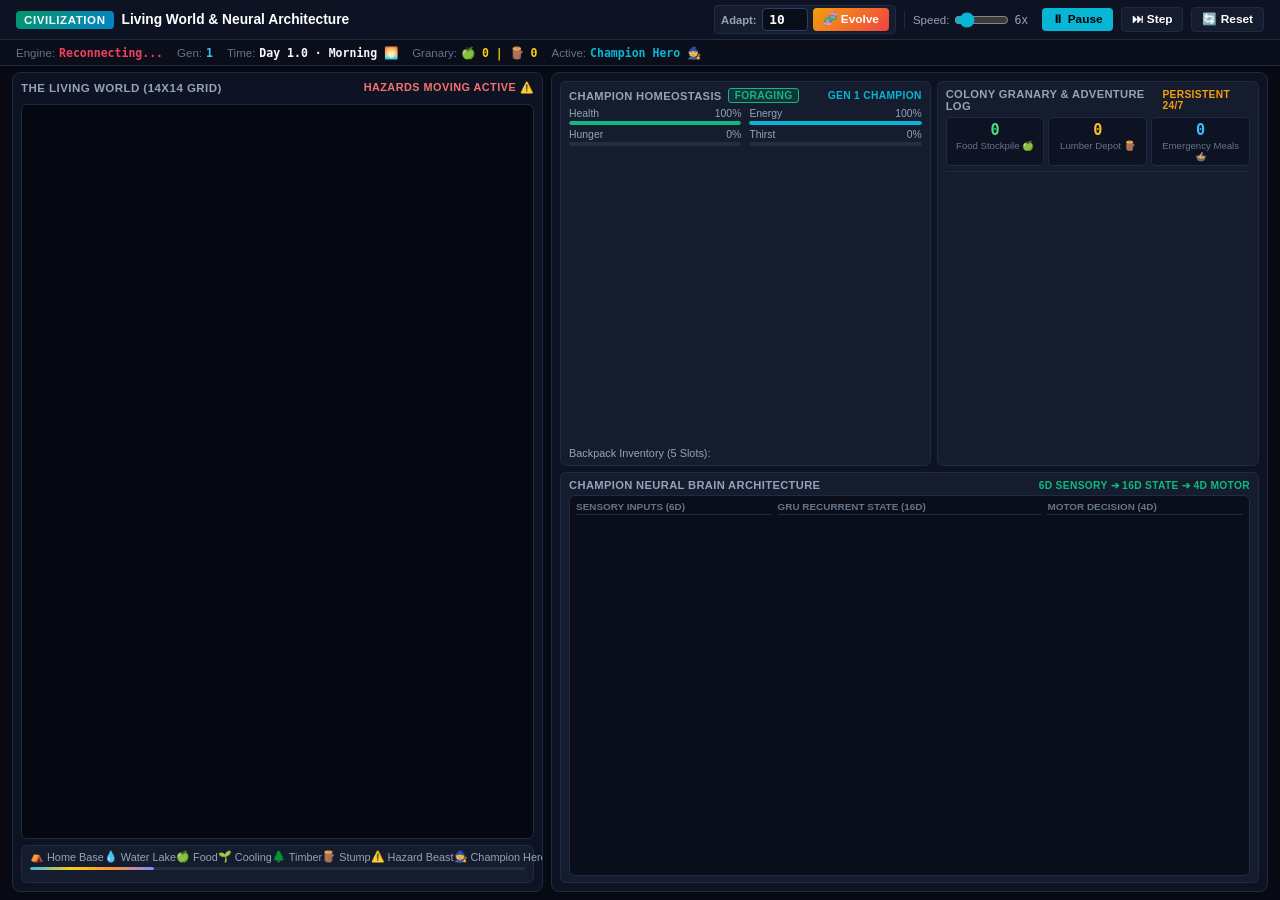
<file: static/index.html>
<!DOCTYPE html>
<html lang="en">
<head>
  <meta charset="UTF-8">
  <meta name="viewport" content="width=device-width, initial-scale=1.0, maximum-scale=1.0, user-scalable=no">
  <title>Civilization Platform · Living World & Neural Architecture</title>
  <style>
    :root {
      --bg-dark: #070a12;
      --surface-1: #0d1322;
      --surface-2: #141c2e;
      --surface-3: #1a253c;
      --surface-hover: #212f4d;
      --border-subtle: #1e2b45;
      --border-strong: #2c3e63;
      --accent-cyan: #06b6d4;
      --accent-emerald: #10b981;
      --accent-amber: #f59e0b;
      --accent-rose: #f43f5e;
      --accent-purple: #8b5cf6;
      --text-primary: #f8fafc;
      --text-secondary: #94a3b8;
      --text-muted: #64748b;
    }

    * {
      box-sizing: border-box;
      margin: 0;
      padding: 0;
      font-family: -apple-system, BlinkMacSystemFont, "Segoe UI", Roboto, sans-serif;
    }

    html, body {
      width: 100vw;
      height: 100vh;
      max-width: 100vw;
      max-height: 100vh;
      overflow: hidden; /* Strict Zero-Scroll: 100% single view */
      background-color: var(--bg-dark);
      color: var(--text-primary);
      display: flex;
      flex-direction: column;
    }

    /* Top Navigation Header (40px) */
    header {
      background: var(--surface-1);
      border-bottom: 1px solid var(--border-subtle);
      padding: 4px 16px;
      display: flex;
      align-items: center;
      justify-content: space-between;
      flex-shrink: 0;
      height: 40px;
    }

    .logo-group {
      display: flex;
      align-items: center;
      gap: 8px;
    }

    .logo-badge {
      background: linear-gradient(135deg, #059669, #0284c7);
      padding: 3px 8px;
      border-radius: 4px;
      font-weight: 700;
      font-size: 0.72rem;
      letter-spacing: 0.05em;
    }

    .title {
      font-size: 0.86rem;
      font-weight: 600;
      color: #fff;
    }

    .controls-group {
      display: flex;
      align-items: center;
      gap: 8px;
    }

    .evolution-control {
      display: flex;
      align-items: center;
      gap: 5px;
      background: var(--surface-2);
      padding: 2px 6px;
      border-radius: 4px;
      border: 1px solid var(--border-subtle);
    }

    .evolution-control input {
      background: #090e18;
      border: 1px solid var(--border-strong);
      color: #fff;
      border-radius: 4px;
      padding: 3px 6px;
      font-family: ui-monospace, SFMono-Regular, Menlo, monospace;
      font-size: 0.8rem;
      font-weight: 600;
      width: auto;
      min-width: 46px;
      max-width: 120px;
      field-sizing: content; /* Modern CSS auto-adapting input width */
      text-align: center;
      outline: none;
      transition: border-color 0.15s, box-shadow 0.15s, width 0.12s ease-out;
    }

    .evolution-control input:focus {
      border-color: var(--accent-cyan);
      box-shadow: 0 0 0 1px rgba(6, 182, 212, 0.4);
    }

    .btn {
      background: var(--surface-2);
      border: 1px solid var(--border-subtle);
      color: #fff;
      padding: 3px 10px;
      border-radius: 4px;
      cursor: pointer;
      font-size: 0.74rem;
      font-weight: 600;
      transition: all 0.12s ease-out;
      display: inline-flex;
      align-items: center;
      gap: 4px;
      line-height: 1.4;
    }

    .btn:hover {
      background: var(--surface-hover);
      border-color: var(--border-strong);
    }

    .btn:active {
      transform: scale(0.98);
    }

    .btn-primary {
      background: var(--accent-cyan);
      color: #000;
      border: none;
    }

    .btn-primary:hover {
      background: #22d3ee;
    }

    .btn-evolve {
      background: linear-gradient(135deg, #f59e0b, #ef4444);
      color: #fff;
      border: none;
    }

    .btn-evolve:hover {
      filter: brightness(1.1);
    }

    .speed-control {
      display: flex;
      align-items: center;
      gap: 5px;
      font-size: 0.72rem;
      color: var(--text-secondary);
    }

    .speed-control input[type="range"] {
      width: 55px;
      accent-color: var(--accent-cyan);
    }

    .divider-v {
      width: 1px;
      height: 16px;
      background: var(--border-subtle);
    }

    /* Status Bar (26px) */
    .status-bar {
      background: #090e1a;
      border-bottom: 1px solid var(--border-subtle);
      padding: 2px 16px;
      display: flex;
      justify-content: space-between;
      align-items: center;
      font-size: 0.72rem;
      flex-shrink: 0;
      height: 26px;
    }

    .status-tags {
      display: flex;
      gap: 14px;
      align-items: center;
    }

    .tag {
      display: flex;
      align-items: center;
      gap: 4px;
    }

    .tag-label {
      color: var(--text-muted);
    }

    .tag-val {
      font-family: ui-monospace, SFMono-Regular, Menlo, monospace;
      font-weight: 600;
    }

    .evolution-badge {
      background: rgba(245, 158, 11, 0.15);
      border: 1px solid var(--accent-amber);
      color: var(--accent-amber);
      font-size: 0.68rem;
      font-weight: 700;
      padding: 1px 6px;
      border-radius: 4px;
      animation: pulse-badge 1s infinite alternate;
    }

    @keyframes pulse-badge {
      from { opacity: 0.7; }
      to { opacity: 1; }
    }

    /* Master Layout: 100% Viewport Fit, Zero Scroll */
    .master-layout {
      display: grid;
      grid-template-columns: minmax(360px, 1fr) minmax(480px, 1.35fr);
      gap: 8px;
      padding: 6px 12px 8px 12px;
      flex: 1;
      height: calc(100vh - 66px);
      max-height: calc(100vh - 66px);
      box-sizing: border-box;
      overflow: hidden;
    }

    .panel {
      background: var(--surface-1);
      border: 1px solid var(--border-subtle);
      border-radius: 8px;
      padding: 8px;
      display: flex;
      flex-direction: column;
      overflow: hidden;
      min-height: 0;
    }

    .panel-header {
      display: flex;
      justify-content: space-between;
      align-items: center;
      font-size: 0.72rem;
      font-weight: 700;
      text-transform: uppercase;
      letter-spacing: 0.04em;
      color: var(--text-secondary);
      flex-shrink: 0;
      margin-bottom: 4px;
    }

    /* Left Column: Canvas + Bottom Ribbon */
    .canvas-panel {
      display: flex;
      flex-direction: column;
      justify-content: space-between;
      gap: 6px;
      height: 100%;
      min-height: 0;
    }

    .canvas-wrapper {
      position: relative;
      width: 100%;
      flex: 1;
      min-height: 0;
      display: flex;
      justify-content: center;
      align-items: center;
      background: #050811;
      border-radius: 6px;
      border: 1px solid var(--border-subtle);
      overflow: hidden;
    }

    #world-canvas {
      width: auto;
      height: auto;
      max-width: 100%;
      max-height: 100%;
      aspect-ratio: 1 / 1;
      image-rendering: pixelated;
    }

    /* Compact Bottom Environmental Ribbon (36px) */
    .bottom-ribbon {
      background: var(--surface-2);
      border: 1px solid var(--border-subtle);
      border-radius: 6px;
      padding: 4px 8px;
      display: flex;
      flex-direction: column;
      gap: 4px;
      flex-shrink: 0;
      height: 38px;
    }

    .legend-row {
      display: flex;
      flex-wrap: nowrap;
      justify-content: space-between;
      align-items: center;
      font-size: 0.68rem;
      color: var(--text-secondary);
    }

    .legend-item {
      display: flex;
      align-items: center;
      gap: 3px;
      white-space: nowrap;
    }

    .day-progress-bar-bg {
      height: 3px;
      background: rgba(255, 255, 255, 0.08);
      border-radius: 2px;
      overflow: hidden;
      position: relative;
    }

    .day-progress-bar-fill {
      height: 100%;
      background: linear-gradient(90deg, #38bdf8, #facc15, #fb923c, #818cf8);
      border-radius: 2px;
      transition: width 0.2s;
    }

    /* Right Column: Split 2-Row Layout */
    .sidebar-panel {
      display: flex;
      flex-direction: column;
      gap: 6px;
      height: 100%;
      min-height: 0;
      overflow: hidden;
    }

    /* Top Row of Sidebar: Champion Vitals (Left) + Colony Depot & Adventure Log (Right) */
    .sidebar-top-grid {
      display: grid;
      grid-template-columns: 1.15fr 1fr;
      gap: 6px;
      flex-shrink: 0;
      height: 48%;
      min-height: 0;
    }

    .card {
      background: var(--surface-2);
      border: 1px solid var(--border-subtle);
      border-radius: 6px;
      padding: 6px 8px;
      display: flex;
      flex-direction: column;
      gap: 5px;
      overflow: hidden;
      min-height: 0;
    }

    .card-header {
      display: flex;
      justify-content: space-between;
      align-items: center;
      font-size: 0.7rem;
      font-weight: 700;
      color: var(--text-secondary);
      text-transform: uppercase;
      letter-spacing: 0.03em;
      flex-shrink: 0;
    }

    .goal-badge {
      padding: 1px 6px;
      border-radius: 3px;
      font-size: 0.64rem;
      font-weight: 700;
      background: rgba(16, 185, 129, 0.15);
      color: var(--accent-emerald);
      border: 1px solid var(--accent-emerald);
    }

    /* Vitals Grid */
    .vitals-grid {
      display: grid;
      grid-template-columns: 1fr 1fr;
      gap: 4px 8px;
      flex-shrink: 0;
    }

    .vital-item {
      display: flex;
      flex-direction: column;
      gap: 2px;
    }

    .vital-header {
      display: flex;
      justify-content: space-between;
      font-size: 0.65rem;
      color: var(--text-secondary);
    }

    .bar-bg {
      height: 4px;
      background: rgba(255, 255, 255, 0.08);
      border-radius: 2px;
      overflow: hidden;
    }

    .bar-fill {
      height: 100%;
      border-radius: 2px;
      transition: width 0.15s;
    }

    .backpack-slots {
      display: flex;
      gap: 3px;
    }

    .backpack-slot {
      width: 20px;
      height: 20px;
      border: 1px dashed var(--border-strong);
      border-radius: 3px;
      display: flex;
      align-items: center;
      justify-content: center;
      font-size: 0.75rem;
      background: rgba(0, 0, 0, 0.25);
    }

    .backpack-slot.filled {
      border: 1px solid var(--accent-emerald);
      background: rgba(16, 185, 129, 0.15);
    }

    /* Colony Depot & Events Card */
    .stat-box {
      background: var(--surface-1);
      border: 1px solid var(--border-subtle);
      border-radius: 4px;
      padding: 3px;
    }

    .stat-box-val {
      font-family: ui-monospace, monospace;
      font-size: 0.95rem;
      font-weight: 700;
    }

    .stat-box-lbl {
      font-size: 0.6rem;
      color: var(--text-muted);
      margin-top: 1px;
    }

    .event-feed {
      flex: 1;
      min-height: 0;
      overflow-y: hidden;
      display: flex;
      flex-direction: column;
      gap: 2px;
      font-family: ui-monospace, monospace;
      font-size: 0.64rem;
      color: var(--text-secondary);
      border-top: 1px solid var(--border-subtle);
      padding-top: 3px;
    }

    /* Bottom Row of Sidebar: 3-Stage Neural Core Board */
    .neural-card {
      flex: 1;
      min-height: 0;
      display: flex;
      flex-direction: column;
      gap: 4px;
      background: var(--surface-2);
      border: 1px solid var(--border-subtle);
      border-radius: 6px;
      padding: 6px 8px;
      overflow: hidden;
    }

    .neural-board {
      flex: 1;
      min-height: 0;
      display: grid;
      grid-template-columns: 1fr 1.35fr 1fr;
      gap: 6px;
      background: #090e1a;
      border: 1px solid var(--border-subtle);
      border-radius: 6px;
      padding: 5px 6px;
      overflow: hidden;
    }

    .neural-col {
      display: flex;
      flex-direction: column;
      gap: 3px;
      overflow: hidden;
      min-height: 0;
    }

    .col-title {
      font-size: 0.62rem;
      font-weight: 700;
      color: var(--text-muted);
      text-transform: uppercase;
      border-bottom: 1px solid var(--border-subtle);
      padding-bottom: 2px;
      margin-bottom: 1px;
      flex-shrink: 0;
    }

    /* Sensory Inputs */
    .sensor-row {
      background: var(--surface-1);
      border: 1px solid var(--border-subtle);
      border-radius: 3px;
      padding: 2px 5px;
      display: flex;
      flex-direction: column;
      gap: 2px;
    }

    .sensor-header {
      display: flex;
      justify-content: space-between;
      font-size: 0.62rem;
      color: var(--text-secondary);
      line-height: 1;
    }

    .sensor-val {
      font-family: ui-monospace, monospace;
      font-weight: 600;
      color: var(--accent-cyan);
    }

    .bipolar-bar {
      height: 3px;
      background: rgba(255, 255, 255, 0.06);
      border-radius: 2px;
      position: relative;
      overflow: hidden;
    }

    .bipolar-fill {
      position: absolute;
      top: 0;
      height: 100%;
      background: var(--accent-cyan);
      border-radius: 2px;
    }

    /* 4x4 Heatmap Matrix for 16 GRU Hidden Nodes (Zero Cutoff, strictly 4x4) */
    .hidden-matrix {
      display: grid;
      grid-template-columns: repeat(4, 1fr);
      grid-template-rows: repeat(4, 1fr);
      gap: 3px;
      flex: 1;
      min-height: 0;
      overflow: hidden;
    }

    .matrix-cell {
      min-width: 0;
      min-height: 0;
      border-radius: 3px;
      border: 1px solid var(--border-subtle);
      display: flex;
      flex-direction: column;
      align-items: center;
      justify-content: center;
      font-size: 0.55rem;
      font-family: ui-monospace, monospace;
      color: #fff;
      transition: background 0.15s;
      line-height: 1.1;
      padding: 1px;
    }

    /* Action Output Cards */
    .action-row {
      background: var(--surface-1);
      border: 1px solid var(--border-subtle);
      border-radius: 3px;
      padding: 3px 5px;
      display: flex;
      flex-direction: column;
      gap: 2px;
    }

    .action-row.chosen {
      border-color: var(--accent-emerald);
      background: rgba(16, 185, 129, 0.15);
    }

    .action-header {
      display: flex;
      justify-content: space-between;
      font-size: 0.64rem;
      font-weight: 600;
      line-height: 1;
    }

    /* Evolution Terminal Modal Popup */
    .modal-overlay {
      position: fixed;
      top: 0;
      left: 0;
      width: 100vw;
      height: 100vh;
      background: rgba(0, 0, 0, 0.8);
      backdrop-filter: blur(8px);
      z-index: 1000;
      display: flex;
      align-items: center;
      justify-content: center;
    }

    .modal-window {
      width: 720px;
      max-width: 92vw;
      height: 520px;
      max-height: 88vh;
      background: #090e1a;
      border: 1px solid var(--border-strong);
      border-radius: 10px;
      box-shadow: 0 25px 60px rgba(0, 0, 0, 0.85), 0 0 40px rgba(6, 182, 212, 0.18);
      display: flex;
      flex-direction: column;
      overflow: hidden;
      animation: modal-pop 0.2s cubic-bezier(0.16, 1, 0.3, 1);
    }

    @keyframes modal-pop {
      from { transform: scale(0.96); opacity: 0; }
      to { transform: scale(1); opacity: 1; }
    }

    .modal-header {
      background: var(--surface-1);
      border-bottom: 1px solid var(--border-subtle);
      padding: 10px 16px;
      display: flex;
      justify-content: space-between;
      align-items: center;
      flex-shrink: 0;
    }

    .modal-title-group {
      display: flex;
      align-items: center;
      gap: 10px;
    }

    .modal-dots {
      display: flex;
      gap: 6px;
    }

    .modal-dot {
      width: 10px;
      height: 10px;
      border-radius: 50%;
    }
    .dot-red { background: #ef4444; }
    .dot-yellow { background: #f59e0b; }
    .dot-green { background: #10b981; }

    .modal-badge-running {
      background: rgba(245, 158, 11, 0.15);
      border: 1px solid var(--accent-amber);
      color: var(--accent-amber);
      font-size: 0.68rem;
      font-weight: 700;
      padding: 3px 8px;
      border-radius: 4px;
      animation: pulse-badge 1s infinite alternate;
    }

    .modal-badge-complete {
      background: rgba(16, 185, 129, 0.18);
      border: 1px solid var(--accent-emerald);
      color: var(--accent-emerald);
      font-size: 0.68rem;
      font-weight: 700;
      padding: 3px 8px;
      border-radius: 4px;
    }

    .modal-metrics {
      display: grid;
      grid-template-columns: repeat(4, 1fr);
      gap: 8px;
      padding: 10px 16px;
      background: #0d1424;
      border-bottom: 1px solid var(--border-subtle);
      flex-shrink: 0;
    }

    .modal-metric-box {
      background: var(--surface-2);
      border: 1px solid var(--border-subtle);
      border-radius: 6px;
      padding: 6px 10px;
      text-align: center;
    }

    .modal-metric-val {
      font-family: ui-monospace, monospace;
      font-size: 1.05rem;
      font-weight: 700;
    }

    .modal-metric-lbl {
      font-size: 0.64rem;
      color: var(--text-muted);
      margin-top: 2px;
    }

    .modal-progress-bar-bg {
      height: 5px;
      background: rgba(255, 255, 255, 0.08);
      overflow: hidden;
      position: relative;
      flex-shrink: 0;
    }

    .modal-progress-bar-fill {
      height: 100%;
      background: linear-gradient(90deg, #f59e0b, #10b981, #06b6d4);
      width: 0%;
      transition: width 0.2s ease-out;
    }

    .modal-terminal {
      flex: 1;
      min-height: 0;
      background: #050811;
      padding: 12px 16px;
      overflow-y: auto;
      font-family: ui-monospace, SFMono-Regular, Menlo, monospace;
      font-size: 0.72rem;
      line-height: 1.6;
      color: #38bdf8;
      display: flex;
      flex-direction: column;
      gap: 2px;
    }

    .modal-terminal .term-init {
      color: #a78bfa;
      font-weight: 600;
    }

    .modal-terminal .term-step {
      color: #94a3b8;
    }

    .modal-terminal .term-step b {
      color: #4ade80;
    }

    .modal-terminal .term-complete {
      color: #facc15;
      font-weight: 700;
      margin-top: 6px;
      padding-top: 6px;
      border-top: 1px dashed var(--border-subtle);
    }

    .modal-footer {
      padding: 10px 16px;
      background: var(--surface-1);
      border-top: 1px solid var(--border-subtle);
      display: flex;
      justify-content: space-between;
      align-items: center;
      flex-shrink: 0;
    }
  </style>
</head>
<body>

  <!-- Top Navigation & Evolution Controls -->
  <header>
    <div class="logo-group">
      <span class="logo-badge">CIVILIZATION</span>
      <span class="title">Living World & Neural Architecture</span>
    </div>

    <!-- Central Evolution & Simulation Controls -->
    <div class="controls-group">
      <div class="evolution-control">
        <label for="evolve-gens-input" style="font-size: 0.7rem; color: var(--text-secondary); font-weight: 600;">Adapt:</label>
        <input type="number" id="evolve-gens-input" min="1" max="5000" value="10" placeholder="10">
        <button id="btn-evolve" class="btn btn-evolve">🧬 Evolve</button>
      </div>

      <div class="divider-v"></div>

      <div class="speed-control">
        <span>Speed:</span>
        <input type="range" id="speed-slider" min="1" max="40" value="6" step="1">
        <span id="speed-label" style="font-family: monospace; min-width: 20px;">6x</span>
      </div>

      <button id="btn-play-pause" class="btn btn-primary">⏸ Pause</button>
      <button id="btn-step" class="btn">⏭ Step</button>
      <button id="btn-reset" class="btn">🔄 Reset</button>
    </div>
  </header>

  <!-- Live Status Bar -->
  <div class="status-bar">
    <div class="status-tags">
      <div class="tag">
        <span class="tag-label">Engine:</span>
        <span id="connection-status" class="tag-val" style="color: var(--accent-emerald);">Connecting...</span>
      </div>
      <div class="tag">
        <span class="tag-label">Gen:</span>
        <span id="stat-gen" class="tag-val" style="color: #38bdf8;">1</span>
      </div>
      <div class="tag">
        <span class="tag-label">Time:</span>
        <span id="stat-time" class="tag-val">Day 1.0 · Morning 🌅</span>
      </div>
      <div class="tag">
        <span class="tag-label">Granary:</span>
        <span id="stat-granary" class="tag-val" style="color: #facc15;">🍏 0 | 🪵 0</span>
      </div>
      <div class="tag">
        <span class="tag-label">Active:</span>
        <span id="stat-inspecting" class="tag-val" style="color: var(--accent-cyan);">Champion Hero 🧙</span>
      </div>
    </div>
    <div id="evolution-indicator" class="evolution-badge" style="display: none;">
      🧬 Evolving Population...
    </div>
  </div>

  <!-- Master Zero-Scroll 2-Column Split Layout -->
  <main class="master-layout">
    
    <!-- Left: World Canvas + Bottom Ribbon -->
    <div class="panel canvas-panel">
      <div class="panel-header">
        <span>The Living World (14x14 Grid)</span>
        <span style="font-size: 0.68rem; color: #f87171;">Hazards Moving Active ⚠️</span>
      </div>

      <div class="canvas-wrapper">
        <canvas id="world-canvas" width="600" height="600"></canvas>
      </div>

      <!-- Compact Bottom Ribbon -->
      <div class="bottom-ribbon">
        <div class="legend-row">
          <div class="legend-item"><span>⛺</span> <span>Home Base</span></div>
          <div class="legend-item"><span>💧</span> <span>Water Lake</span></div>
          <div class="legend-item"><span>🍏</span> <span>Food</span></div>
          <div class="legend-item"><span>🌱</span> <span>Cooling</span></div>
          <div class="legend-item"><span>🌲</span> <span>Timber</span></div>
          <div class="legend-item"><span>🪵</span> <span>Stump</span></div>
          <div class="legend-item"><span>⚠️</span> <span>Hazard Beast</span></div>
          <div class="legend-item"><span>🧙</span> <span>Champion Hero</span></div>
        </div>
        <div class="day-progress-bar-bg">
          <div id="day-cycle-fill" class="day-progress-bar-fill" style="width: 25%;"></div>
        </div>
      </div>
    </div>

    <!-- Right: Telemetry & Operations (Single Champion Hero) -->
    <div class="panel sidebar-panel">
      
      <!-- Top Row: Champion Vitals (Left) + Colony Granary & Adventure Log (Right) -->
      <div class="sidebar-top-grid">

        <!-- Card 1: Champion Hero Homeostasis -->
        <div class="card">
          <div class="card-header">
            <div style="display:flex; align-items:center; gap:6px;">
              <span id="hero-name-label">Champion Homeostasis</span>
              <span id="hero-goal-badge" class="goal-badge">FORAGING</span>
            </div>
            <span id="lineage-tag" style="color: var(--accent-cyan); font-size: 0.64rem;">Gen 1 Champion</span>
          </div>

          <!-- Vitals Grid -->
          <div class="vitals-grid">
            <div class="vital-item">
              <div class="vital-header"><span>Health</span><span id="val-health">100%</span></div>
              <div class="bar-bg"><div id="bar-health" class="bar-fill" style="width: 100%; background: var(--accent-emerald);"></div></div>
            </div>
            <div class="vital-item">
              <div class="vital-header"><span>Energy</span><span id="val-energy">100%</span></div>
              <div class="bar-bg"><div id="bar-energy" class="bar-fill" style="width: 100%; background: var(--accent-cyan);"></div></div>
            </div>
            <div class="vital-item">
              <div class="vital-header"><span>Hunger</span><span id="val-hunger">0%</span></div>
              <div class="bar-bg"><div id="bar-hunger" class="bar-fill" style="width: 0%; background: var(--accent-amber);"></div></div>
            </div>
            <div class="vital-item">
              <div class="vital-header"><span>Thirst</span><span id="val-thirst">0%</span></div>
              <div class="bar-bg"><div id="bar-thirst" class="bar-fill" style="width: 0%; background: var(--accent-cyan);"></div></div>
            </div>
          </div>

          <!-- Backpack (5 Slots) -->
          <div style="display: flex; justify-content: space-between; align-items: center; margin-top: auto; font-size: 0.68rem;">
            <span style="color: var(--text-secondary);">Backpack Inventory (5 Slots):</span>
            <div id="backpack-slots-container" class="backpack-slots"></div>
          </div>
        </div>

        <!-- Card 2: Colony Granary & Adventure Chronology -->
        <div class="card">
          <div class="card-header">
            <span>Colony Granary & Adventure Log</span>
            <span style="color: var(--accent-amber); font-size: 0.64rem;">Persistent 24/7</span>
          </div>

          <!-- Stockpile 3-Col -->
          <div style="display: grid; grid-template-columns: repeat(3, 1fr); gap: 4px; text-align: center;">
            <div class="stat-box">
              <div class="stat-box-val" id="colony-food" style="color: #4ade80;">0</div>
              <div class="stat-box-lbl">Food Stockpile 🍏</div>
            </div>
            <div class="stat-box">
              <div class="stat-box-val" id="colony-wood" style="color: #fbbf24;">0</div>
              <div class="stat-box-lbl">Lumber Depot 🪵</div>
            </div>
            <div class="stat-box">
              <div class="stat-box-val" id="colony-rations" style="color: #38bdf8;">0</div>
              <div class="stat-box-lbl">Emergency Meals 🍲</div>
            </div>
          </div>

          <!-- Live Adventure Log -->
          <div class="event-feed" id="event-feed"></div>
        </div>

      </div>

      <!-- Bottom Row: 3-Stage Recurrent GRU Brain Architecture -->
      <div class="neural-card">
        <div class="card-header">
          <span>Champion Neural Brain Architecture</span>
          <span style="font-size: 0.64rem; color: var(--accent-emerald);">6D Sensory ➔ 16D State ➔ 4D Motor</span>
        </div>

        <div class="neural-board">
          <!-- Sensory Inputs (6D) -->
          <div class="neural-col">
            <div class="col-title">Sensory Inputs (6D)</div>
            <div id="nodes-sensor" style="display:flex; flex-direction:column; gap:2px; flex:1; justify-content:space-between;"></div>
          </div>

          <!-- GRU Hidden State 4x4 Heatmap (16D) -->
          <div class="neural-col">
            <div class="col-title">GRU Recurrent State (16D)</div>
            <div id="matrix-hidden" class="hidden-matrix"></div>
          </div>

          <!-- Motor Actions (4D) -->
          <div class="neural-col">
            <div class="col-title">Motor Decision (4D)</div>
            <div id="nodes-action" style="display:flex; flex-direction:column; gap:3px; flex:1; justify-content:space-between;"></div>
          </div>
        </div>
      </div>

    </div>

  </main>

  <!-- Live Evolution Terminal Modal -->
  <div id="evolution-modal" class="modal-overlay" style="display: none;">
    <div class="modal-window">
      <div class="modal-header">
        <div class="modal-title-group">
          <div class="modal-dots">
            <div class="modal-dot dot-red"></div>
            <div class="modal-dot dot-yellow"></div>
            <div class="modal-dot dot-green"></div>
          </div>
          <div>
            <div style="font-weight: 700; font-size: 0.82rem; color: #fff;">Evolutionary Adaptation Pipeline</div>
            <div style="font-size: 0.66rem; color: var(--text-secondary);">16 Parallel Villagers · World Simulation & Selection</div>
          </div>
        </div>
        <span id="evo-modal-badge" class="modal-badge-running">ADAPTING...</span>
      </div>

      <!-- Real-Time Metrics -->
      <div class="modal-metrics">
        <div class="modal-metric-box">
          <div class="modal-metric-val" id="evo-metric-gen" style="color: #38bdf8;">0 / 10</div>
          <div class="modal-metric-lbl">Generation Progress</div>
        </div>
        <div class="modal-metric-box">
          <div class="modal-metric-val" id="evo-metric-best" style="color: #4ade80;">0.0</div>
          <div class="modal-metric-lbl">Champion Fitness</div>
        </div>
        <div class="modal-metric-box">
          <div class="modal-metric-val" id="evo-metric-avg" style="color: #06b6d4;">0.0</div>
          <div class="modal-metric-lbl">Population Average</div>
        </div>
        <div class="modal-metric-box">
          <div class="modal-metric-val" id="evo-metric-deposits" style="color: #fbbf24;">0</div>
          <div class="modal-metric-lbl">Top Resource Harvest</div>
        </div>
      </div>

      <!-- Progress Track -->
      <div class="modal-progress-bar-bg">
        <div id="evo-modal-progress" class="modal-progress-bar-fill" style="width: 0%;"></div>
      </div>

      <!-- Live Terminal Log Screen -->
      <div class="modal-terminal" id="evo-modal-terminal"></div>

      <!-- Footer: modal stays open until user clicks button -->
      <div class="modal-footer">
        <span id="evo-modal-footer-msg" style="font-size: 0.7rem; color: var(--text-muted);">
          Simulating parallel generations... Please do not close.
        </span>
        <button id="btn-evo-modal-close" class="btn btn-primary" style="display: none; padding: 6px 14px; font-weight: 700;">
          ✓ Deploy Champion & Resume World
        </button>
      </div>
    </div>
  </div>

  <script src="/static/app.js"></script>
</body>
</html>
</file>
